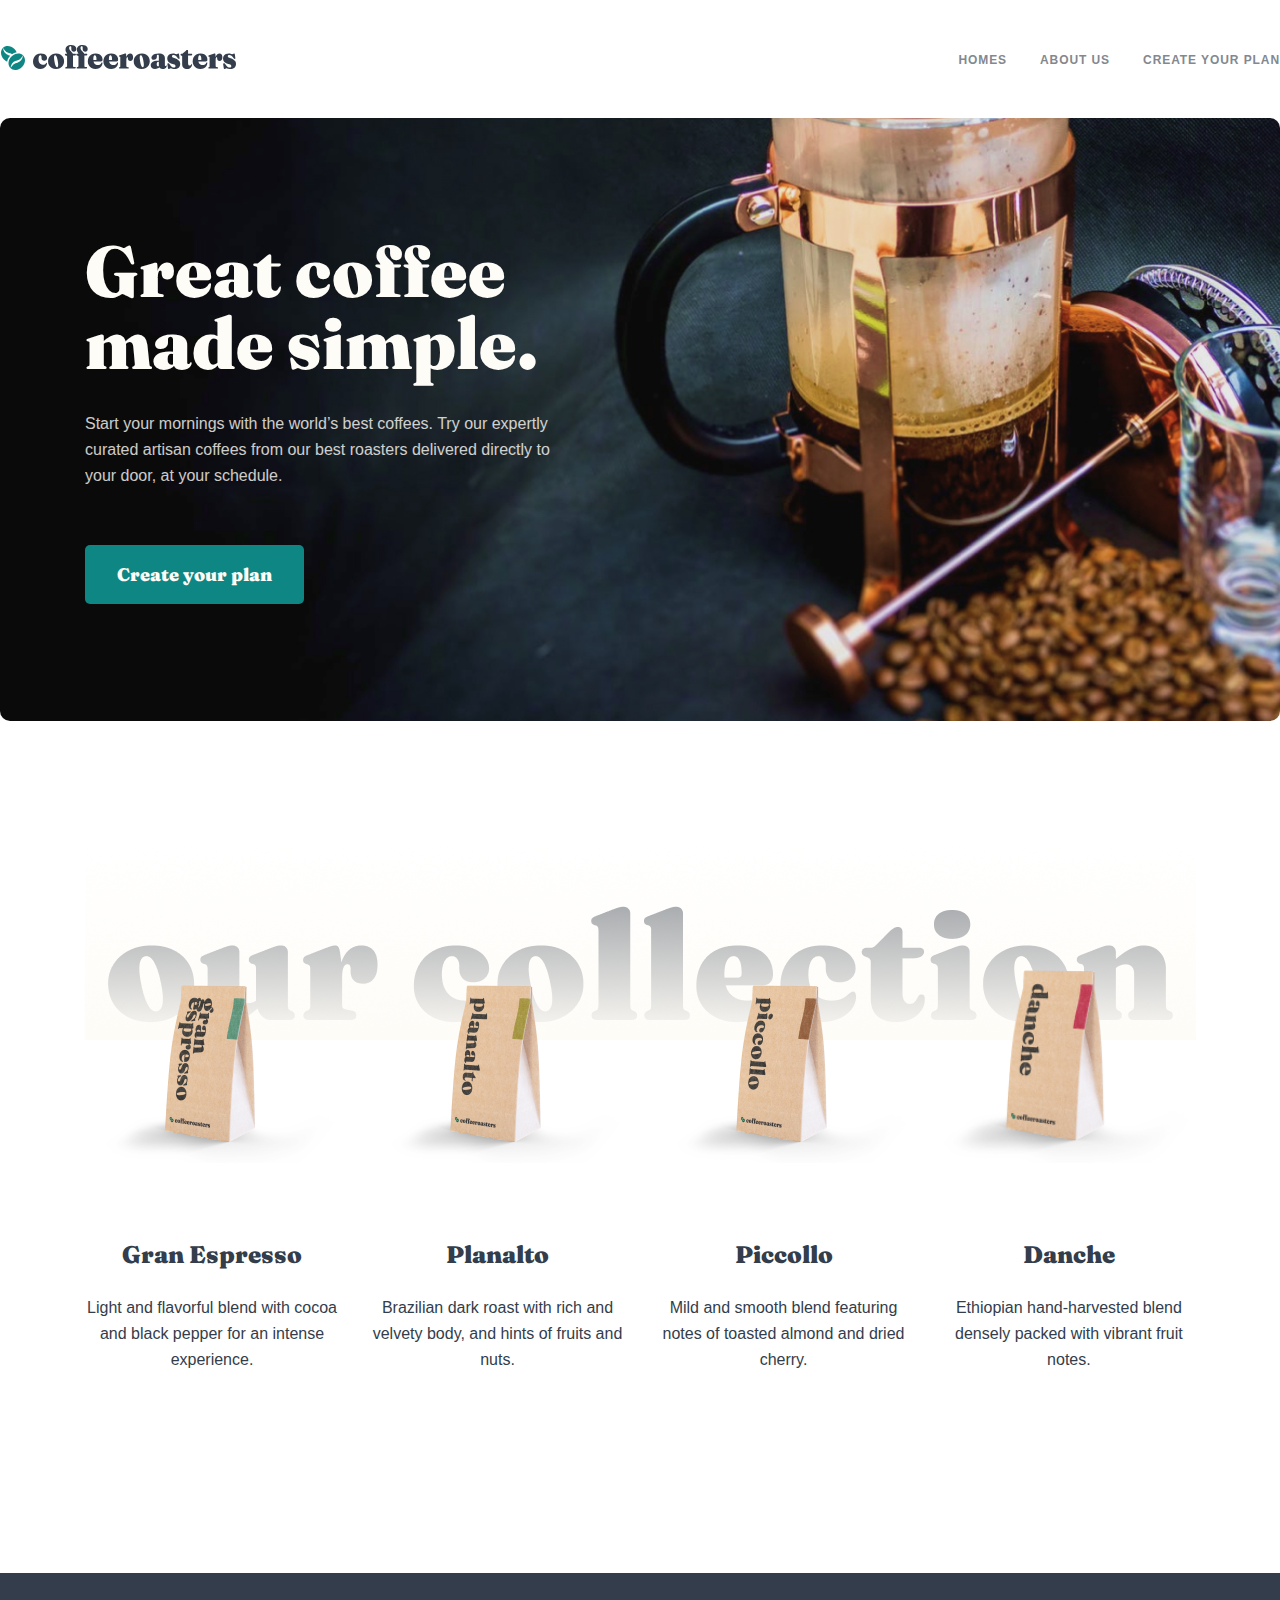
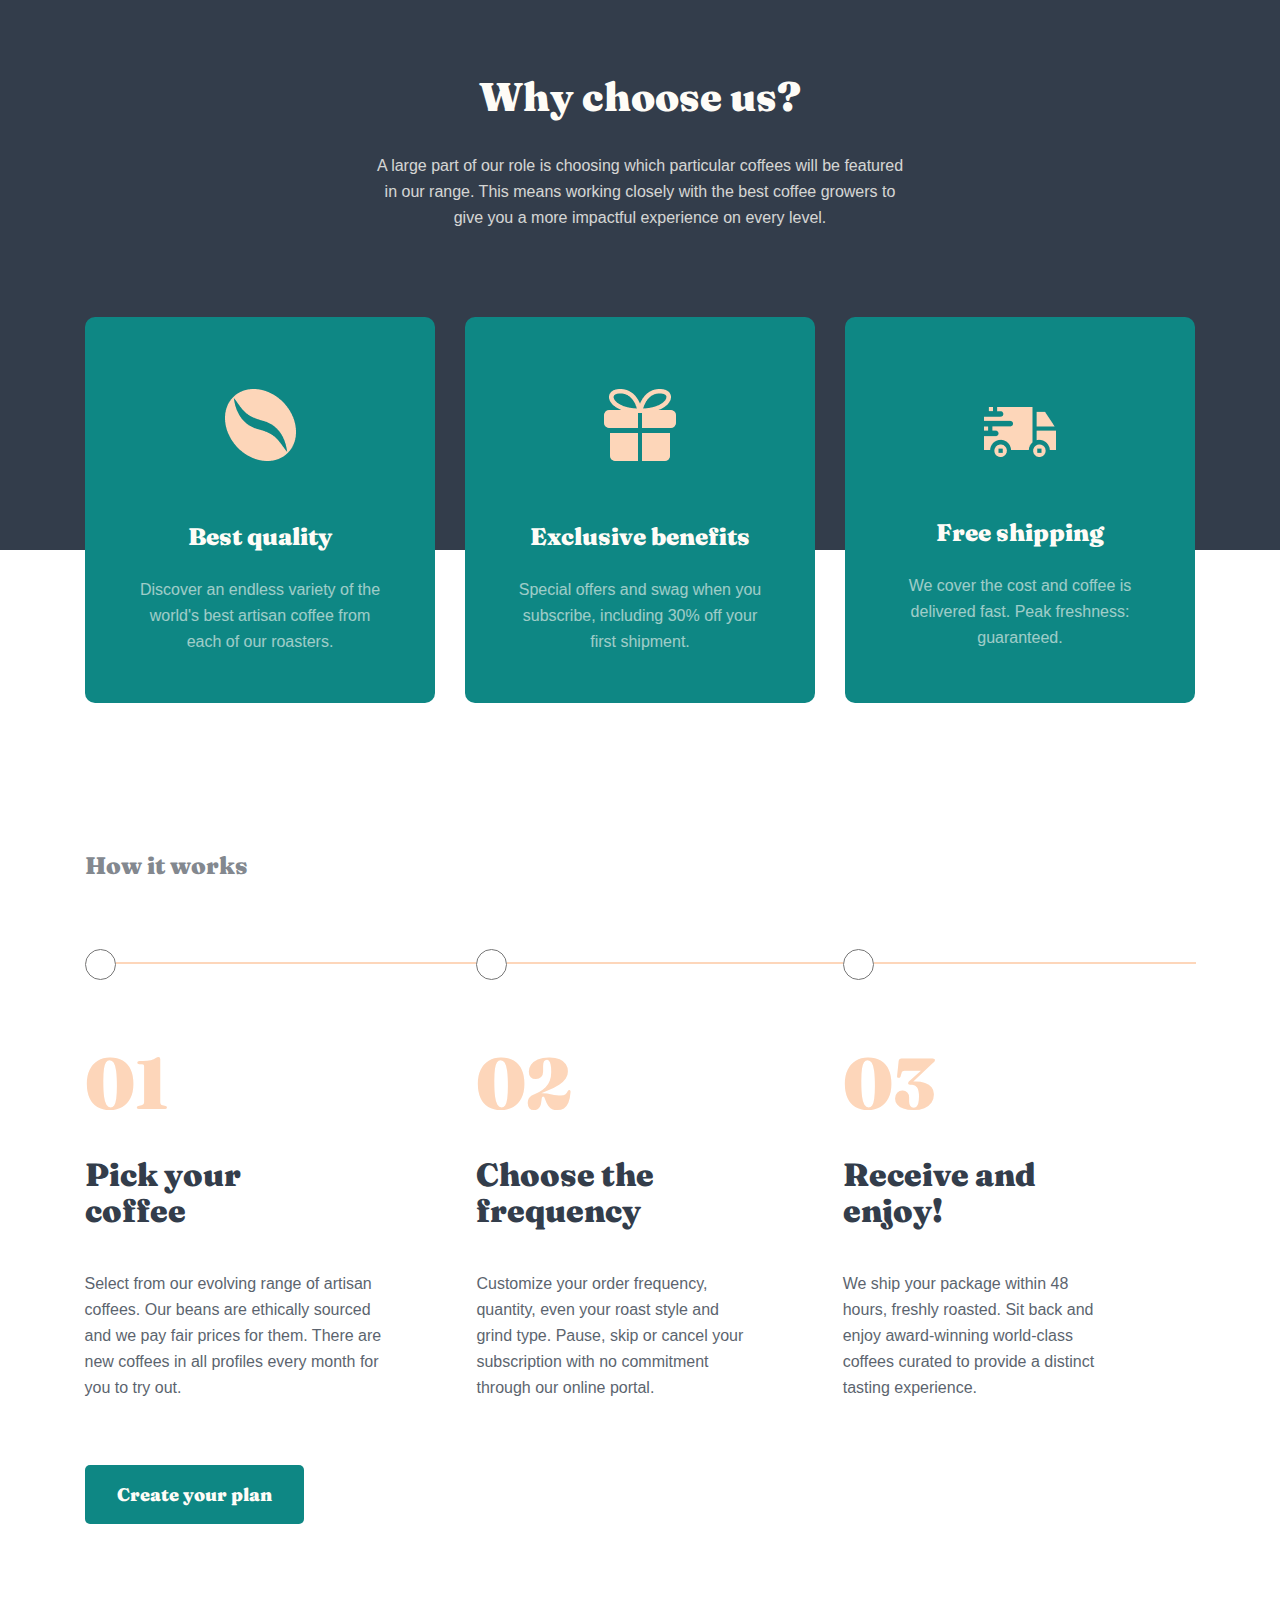
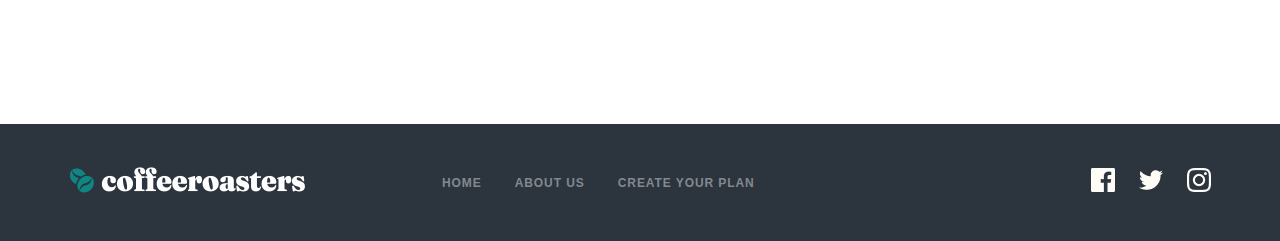
<file: index.html>
<!DOCTYPE html>
<html lang="en">
<head>
    <meta charset="UTF-8">
    <meta name="viewport" content="width=device-width, initial-scale=1.0">
    <link rel="stylesheet" href="css/styles.css">
    <title>Document</title>
</head>
<body>
    <header>
        <nav>
            <div class="container">
                <div class="menu">
                    <a href="./index.html"><img src="./img/icons/coffeeicon.svg" alt="coffeeicon"></a>
                    <ul class="menu__list">
                        <li class="menu__list-li"><a href="./index.html">Homes</a></li>
                        <li class="menu__list-li"><a href="./second.html">About us</a></li>
                        <li class="menu__list-li"><a href="">Create your plan</a></li>
                    </ul>
                </div>
            </div>
        </nav>
        <div class="container">
            <div class="hero">
                <div class="hero__content">
                    <h1>Great coffee
                        made simple.</h1>
                    <p>Start your mornings with the world’s best coffees. Try our expertly curated artisan 
                        coffees from our best roasters delivered directly to your door, at your schedule.</p>
                    <button>Create your plan</button>
                </div>
            </div>
        </div>
    </header>
    <main>
       <div class="container2">
        <section class="collection">
            <div class="collection__cards">
                <div class="collection__cards-card">
                    <img src="./img/kopi1 copy.png" alt="espresso">
                    <h2>Gran Espresso</h2>
                    <p>Light and flavorful blend with cocoa and black pepper for an intense experience.</p>
                </div>
                <div class="collection__cards-card">
                    <img src="./img/kopi2.png" alt="Planalto">
                    <h2>Planalto</h2>
                    <p>Brazilian dark roast with rich and velvety body, and hints of fruits and nuts.</p>
                </div>
                <div class="collection__cards-card">
                    <img src="./img/kopi3 (2).png" alt="picollo">
                    <h2>Piccollo</h2>
                    <p>Mild and smooth blend featuring notes of toasted almond and dried cherry.</p>
                </div>
                <div class="collection__cards-card">
                    <img src="./img/kopi4.png" alt="danche">
                    <h2>Danche</h2>
                    <p>Ethiopian hand-harvested blend densely packed with vibrant fruit notes.</p>
                </div>
                
            </div>
        </section>
       </div>
       <section class="choose">
        <div class="container">
            <div class="choose__text">
                <h2>
                    Why choose us?
                </h2>
                <p>A large part of our role is choosing which particular coffees will be featured 
                    in our range. This means working closely with the best coffee growers to give 
                    you a more impactful experience on every level.</p>
            </div>
            <div class="choose__cards">
                <div class="choose__cards-card">
                    <img src="./img/Shape.png" alt="quality">
                    <h3>Best quality</h3>
                    <p>Discover an endless variety of the world's best artisan coffee from each 
                        of our roasters.</p>
                </div>
                <div class="choose__cards-card">
                    <img src="./img/Combined Shape.png" alt="benefits">
                    <h3>Exclusive benefits</h3>
                    <p>Special offers and swag when you subscribe, including 30% off your first shipment.</p>
                </div>
                <div class="choose__cards-card choose__cards-card3">
                    <img src="./img/Combined Shape (1).png" alt="shipping">
                    <h3>Free shipping</h3>
                    <p>We cover the cost and coffee is delivered fast. Peak freshness: guaranteed.</p>
                </div>
            </div>
        
        </div>
       </section>
       <div class="container2">
        <section class="work">
            <h3>How it works</h3>
            <div class="work__cards">
                <div class="work__cards-card">
                <input type="radio" name="work">
                    <h2>01</h2>
                    <h3>Pick your
                        coffee</h3>
                    <p>Select from our evolving range of artisan coffees.
                         Our beans are ethically sourced and we pay fair prices for them. There are new coffees in
                          all profiles every month for you to try out.</p>
                </div>
                <div class="work__cards-card">
                <input type="radio" name="work">
                    <h2>02</h2>
                    <h3>Choose the frequency</h3>
                    <p>Customize your order frequency, quantity, even your roast style and grind type. Pause, skip or cancel your subscription with no commitment through our online portal.</p>
                </div>
                <div class="work__cards-card">
                <input type="radio" name="work">    
                    <h2>03</h2>
                    <h3>Receive and enjoy!</h3>
                    <p>We ship your package within 48 hours, freshly roasted. Sit back and enjoy award-winning world-class coffees curated to provide a distinct tasting experience.</p>
                </div>
            </div>
            <button>Create your plan</button>
        </section>
       </div>
    </main>
    <footer>
        <div class="menu footer">
            <a href="./index.html"><img src="./img/footer_brand.png" alt="coffeeicon" class="brand"></a>
            <ul class="menu__list">
                <li class="menu__list-li"><a href="./index.html">Home</a></li>
                <li class="menu__list-li"><a href="./second.html">About us</a></li>
                <li class="menu__list-li"><a href="">Create your plan</a></li>
            </ul>
            <div class="icons">
                <a href="#"><img src="./img/facebook.png" alt="facebook"></a>
                <a href="#"><img src="./img/twitter.png" alt="twitter"></a>
                <a href="#"><img src="./img/instagram.png" alt="instagram"></a>
            </div>
        </div>
    </footer>
</body>
</html>
</file>
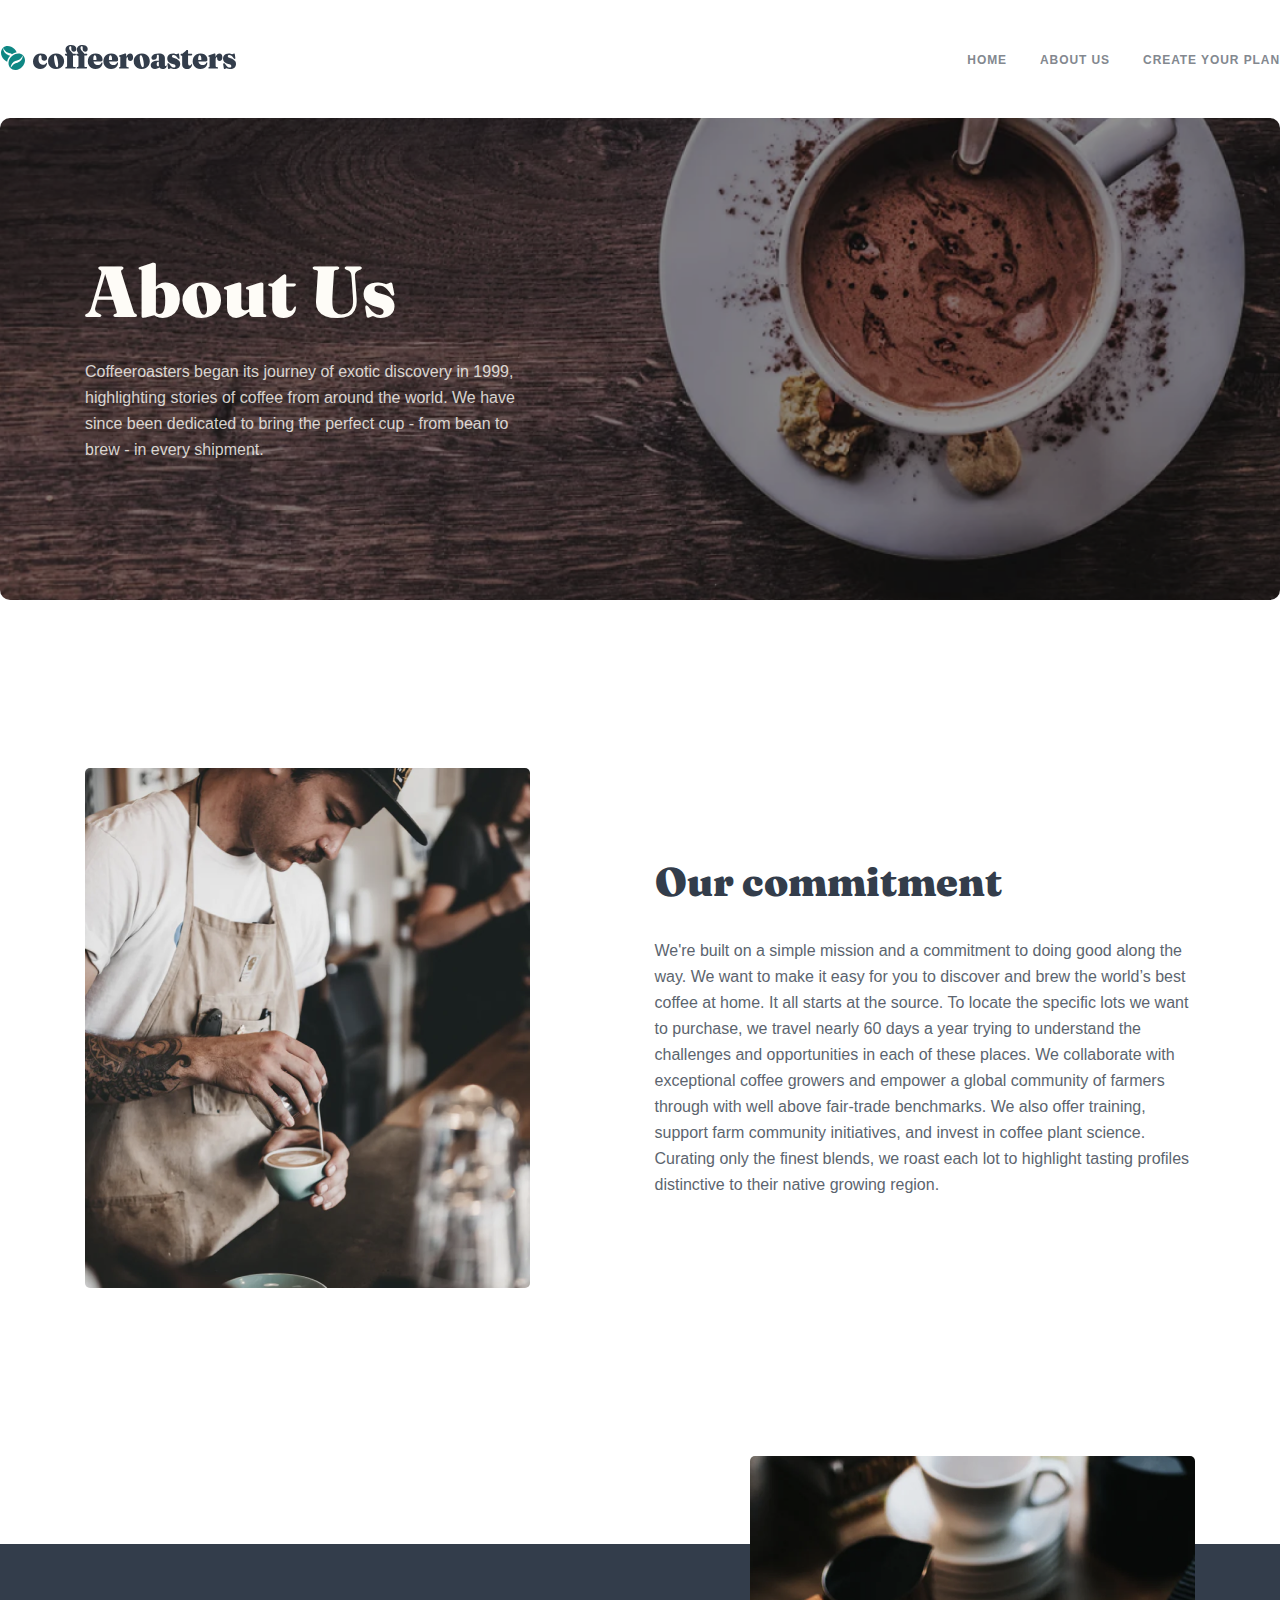
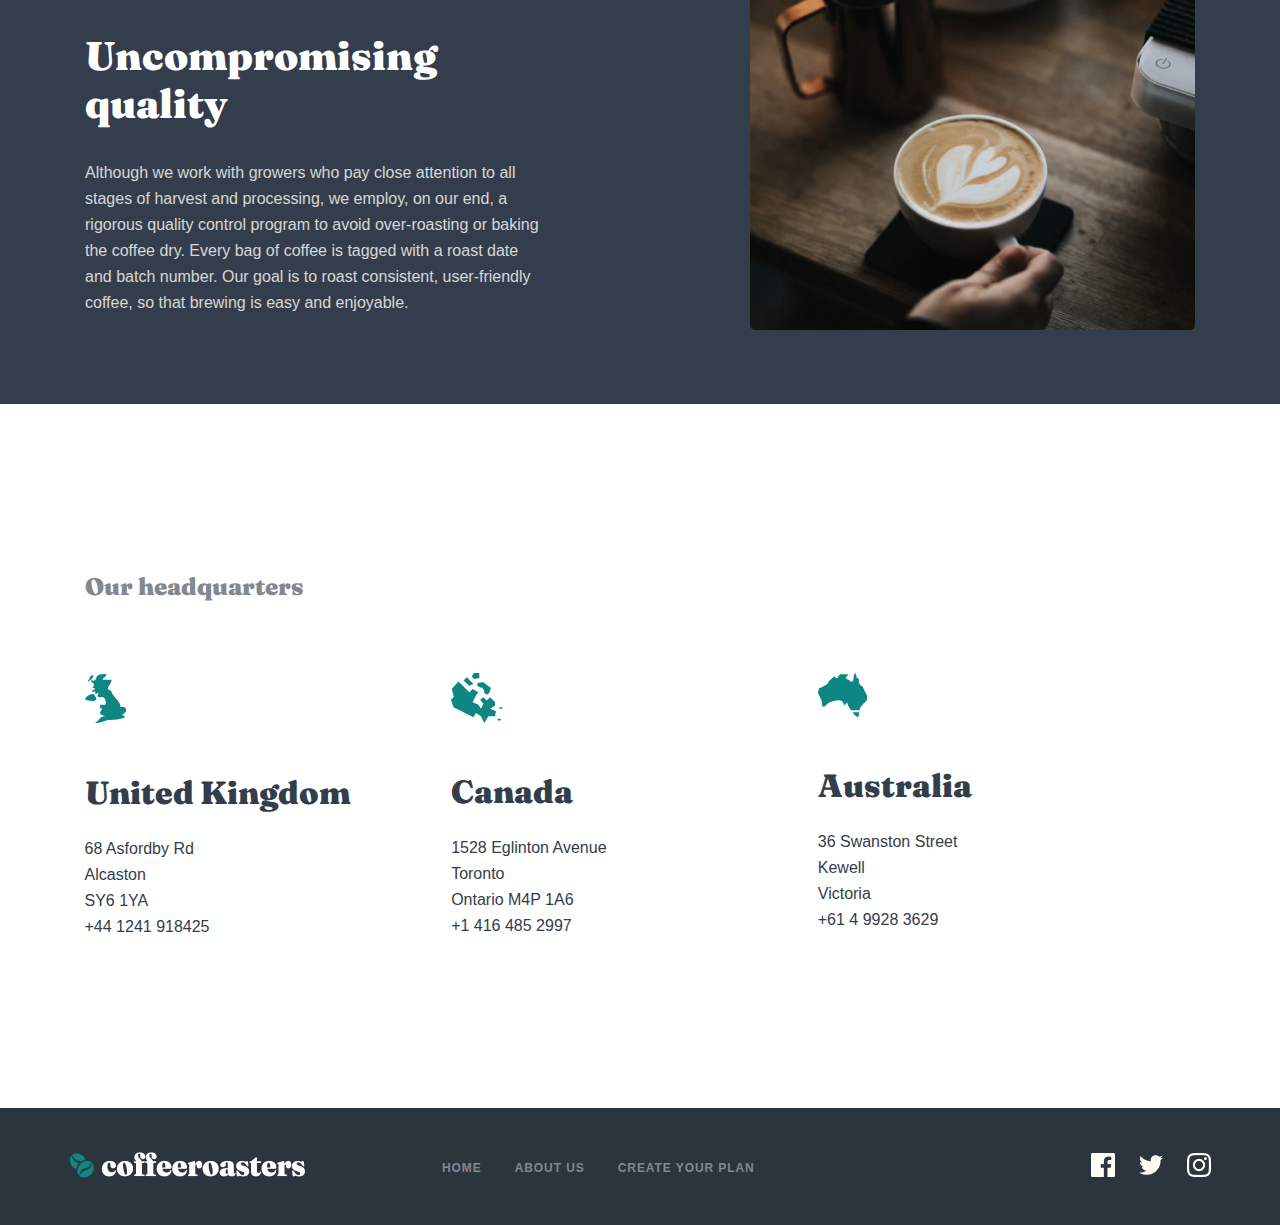
<file: second.html>
<!DOCTYPE html>
<html lang="en">
<head>
    <meta charset="UTF-8">
    <meta name="viewport" content="width=device-width, initial-scale=1.0">
    <link rel="stylesheet" href="css/styles.css">
    <title>Document</title>
</head>
<body>
    <header>
        <nav>
            <div class="container">
                <div class="menu">
                    <a href="./index.html"><img src="./img/icons/coffeeicon.svg" alt="coffeeicon"></a>
                    <ul class="menu__list">
                        <li class="menu__list-li"><a href="./index.html">Home</a></li>
                        <li class="menu__list-li"><a href="./second.html">About us</a></li>
                        <li class="menu__list-li"><a href="">Create your plan</a></li>
                    </ul>
                </div>
            </div>
        </nav>
        <div class="container">
            <div class="hero2">
                <div class="hero2__content">
                    <h1>About Us</h1>
                    <p>Coffeeroasters began its journey of exotic discovery in 1999, highlighting stories of coffee from around the world. We have since been dedicated to bring the perfect cup - from bean to brew - in every shipment.</p>
                </div>
            </div>
        </div>
    </header>
    <main>
        <div class="container2">
            <section class="commitment">
                <img src="./img/commitment.png" alt="commitment">
                <div class="commitment__content">
                    <h2>Our commitment</h2>
                    <p>We're built on a simple mission and a commitment to doing good along the way. We want to make it easy for you to discover and brew the world’s best coffee at home. It all starts at the source. To locate the specific lots we want to purchase, we travel nearly 60 days a year trying to understand the challenges and opportunities in each of these places. We collaborate with exceptional coffee growers and empower a global community of farmers through with well above fair-trade benchmarks. We also offer training, support farm community initiatives, and invest in coffee plant science. Curating only the 
                        finest blends, we roast each lot to highlight tasting profiles distinctive to their native growing region.</p>
                    </div>
            </section>
        </div>
        <div class="container">
            <section class="quality">
                <div class="quality__content">
                    <h2>Uncompromising quality</h2>
                    <p>Although we work with growers who pay close attention to all stages of harvest and processing, we employ, on our end, a rigorous quality control program to avoid over-roasting or baking the coffee dry. Every bag of coffee is tagged with a roast date and batch number. 
                        Our goal is to roast consistent, user-friendly coffee, so that brewing is easy and enjoyable.</p>
                    <img src="./img/quality.png" alt="quality">
                    </div>
            </section>
        </div>
        <div class="container2">
            <section class="quarters">
                <h3>Our headquarters</h3>
                <div class="quarters__box">
                    <div class="quarters__box-card">
                        <img src="./img/icons/uk.svg" alt="uk">
                        <h2>United Kingdom</h2>
                        <ul>
                            <li>68  Asfordby Rd</li>
                            <li>Alcaston</li>
                            <li>SY6 1YA</li>
                            <li>+44 1241 918425</li>
                        </ul>
                    </div> 
                    <div class="quarters__box-card">
                        <img src="./img/icons/canada.svg" alt="canada">
                        <h2>Canada</h2>
                        <ul>
                            <li>1528  Eglinton Avenue</li>
                            <li>Toronto</li>
                            <li>Ontario M4P 1A6</li>
                            <li>+1 416 485 2997</li>
                        </ul>
                    </div> 
                    <div class="quarters__box-card">
                        <img src="./img/icons/australia.svg" alt="australia">
                        <h2>Australia</h2>
                        <ul>
                            <li>36 Swanston Street</li>
                            <li>Kewell</li>
                            <li>Victoria</li>
                            <li>+61 4 9928 3629</li>
                        </ul>
                    </div> 
                </div>
            </section>
        </div>
    </main>
    <footer>
        <div class="menu footer">
            <a href="./index.html"><img src="./img/footer_brand.png" alt="coffeeicon" class="brand"></a>
            <ul class="menu__list">
                <li class="menu__list-li"><a href="./index.html">Home</a></li>
                <li class="menu__list-li"><a href="./second.html">About us</a></li>
                <li class="menu__list-li"><a href="">Create your plan</a></li>
            </ul>
            <div class="icons">
                <a href="#"><img src="./img/facebook.png" alt="facebook"></a>
                <a href="#"><img src="./img/twitter.png" alt="twitter"></a>
                <a href="#"><img src="./img/instagram.png" alt="instagram"></a>
            </div>
        </div>
    </footer>
</body>
</html>
</file>
<file: css/styles.css>
@import url("https://fonts.googleapis.com/css2?family=Fraunces:ital,opsz,wght@0,9..144,900;1,9..144,900&display=swap");
@font-face {
  font-family: "Barlow", sans-serif;
  src: url(/fonts/Barlow);
}
@font-face {
  font-family: "Fraunces", serif;
  src: url(/fonts/Fraunces);
}
button {
  padding: 16px 31px;
  background-color: rgb(14, 135, 132);
  font-family: "Fraunces", serif;
  font-size: 18px;
  font-weight: 900;
  line-height: 25px;
  text-align: center;
  color: rgb(254, 252, 247);
  border-radius: 5px;
  cursor: pointer;
  border: 1px solid transparent;
  transition: 0.5s;
}

button:hover {
  color: rgb(14, 135, 132);
  background-color: rgb(254, 252, 247);
  border: 1px solid rgb(14, 135, 132);
}

* {
  margin: 0;
  padding: 0;
  box-sizing: border-box;
  text-decoration: none;
}

.container {
  max-width: 1280px;
  margin: 0 auto;
}

.container2 {
  max-width: 1111px;
  margin: 0 auto;
}

nav {
  position: sticky;
  top: 0;
  left: 0;
  z-index: 2;
  width: 100%;
  background-color: white;
}

.menu {
  display: flex;
  justify-content: space-between;
  padding: 43.5px 0;
  text-align: center;
}
.menu__list {
  display: flex;
  gap: 33px;
  padding: 6px 0;
}
.menu__list-li {
  list-style: none;
}
.menu__list-li a {
  font-family: "Barlow", sans-serif;
  font-weight: 700;
  font-size: 12px;
  line-height: 15px;
  letter-spacing: 0.92px;
  color: rgb(131, 136, 143);
  text-transform: uppercase;
}

.hero {
  padding: 117px 85px;
  background-image: url(../img/background.jpg);
  background-size: cover;
  background-repeat: no-repeat;
  border-radius: 10px;
}
.hero__content {
  max-width: 493px;
}
.hero__content h1 {
  font-family: "Fraunces", serif;
  color: rgb(254, 252, 247);
  font-weight: 900;
  font-size: 72px;
  line-height: 72px;
}
.hero__content p {
  padding: 32px 0 56px;
  font-family: "Barlow", sans-serif;
  font-weight: 400;
  font-size: 16px;
  line-height: 26px;
  color: rgb(254, 252, 247);
  opacity: 80%;
}

.hero2 {
  padding: 137px 85px;
  background-image: url(../img/background2.png);
  background-position-x: center;
  background-size: cover;
  background-repeat: no-repeat;
  border-radius: 10px;
}
.hero2__content {
  max-width: 445px;
}
.hero2__content h1 {
  font-family: "Fraunces", serif;
  color: rgb(254, 252, 247);
  font-weight: 900;
  font-size: 72px;
  line-height: 72px;
}
.hero2__content p {
  padding: 32px 0 0;
  font-family: "Barlow", sans-serif;
  font-weight: 400;
  font-size: 16px;
  line-height: 26px;
  color: rgb(254, 252, 247);
  opacity: 80%;
}

.collection {
  margin-top: 123px;
  padding-top: 126px;
  background-image: url(../img/collection.png);
  background-repeat: no-repeat;
  background-size: auto;
}
.collection__cards {
  display: flex;
  gap: 30px;
}
.collection__cards-card {
  max-width: 256px;
}
.collection__cards-card img {
  height: 193px;
}
.collection__cards-card h2 {
  margin: 72px 0 24px;
  font-family: "Fraunces", serif;
  color: rgb(51, 61, 75);
  font-size: 24px;
  font-weight: 900;
  line-height: 32px;
  text-align: center;
}
.collection__cards-card p {
  font-family: "Barlow", sans-serif;
  font-size: 16px;
  font-weight: 400;
  line-height: 26px;
  text-align: center;
  color: rgb(51, 61, 75);
}

.choose {
  margin-top: 200px;
  padding-top: 100px;
  height: 577px;
  background-color: rgb(51, 61, 75);
}
.choose__text {
  margin: 0 auto;
  width: 542px;
}
.choose__text h2 {
  margin-bottom: 32px;
  font-family: "Fraunces", serif;
  font-size: 40px;
  font-weight: 900;
  line-height: 48px;
  text-align: center;
  color: rgb(254, 252, 247);
}
.choose__text p {
  opacity: 80%;
  color: rgb(254, 252, 247);
  font-family: "Barlow", sans-serif;
  font-size: 16px;
  font-weight: 400;
  line-height: 26px;
  text-align: center;
}
.choose__cards {
  margin: 86px 85px 0;
  display: flex;
  gap: 30px;
}
.choose__cards-card {
  text-align: center;
  padding: 72px 47px 48px;
  width: 350px;
  border-radius: 10px;
  background-color: rgb(14, 135, 132);
}
.choose__cards-card h3 {
  margin: 56px 0 24px;
  font-family: "Fraunces", serif;
  font-size: 24px;
  font-weight: 900;
  line-height: 32px;
  color: rgb(254, 252, 247);
}
.choose__cards-card p {
  font-family: "Barlow", sans-serif;
  font-size: 16px;
  font-weight: 400;
  line-height: 26px;
  color: rgb(254, 252, 247);
  opacity: 60%;
}
.choose__cards-card3 {
  padding-top: 90px;
}

.work {
  padding: 300px 0 200px;
}
.work > h3 {
  margin-bottom: 80px;
  font-family: "Fraunces", serif;
  font-size: 24px;
  font-weight: 900;
  line-height: 32px;
  color: rgb(131, 136, 143);
}
.work .work__cards {
  display: flex;
  margin-bottom: 64px;
}
.work .work__cards-card {
  position: relative;
  border-top: 2px solid rgb(253, 214, 186);
  padding-right: 95px;
}
.work .work__cards-card h2 {
  padding: 82.5px 0 38px;
  font-family: "Fraunces", serif;
  font-size: 72px;
  font-weight: 900;
  line-height: 72px;
  color: rgb(253, 214, 186);
}
.work .work__cards-card h3 {
  width: 255px;
  font-family: "Fraunces", serif;
  font-size: 32px;
  font-weight: 900;
  line-height: 36px;
  color: rgb(51, 61, 75);
}
.work .work__cards-card p {
  padding-top: 42px;
  width: 100%;
  font-family: "Barlow", sans-serif;
  font-size: 16px;
  font-weight: 400;
  line-height: 26px;
  color: rgb(51, 61, 75);
  opacity: 80%;
}
.work .work__cards-card input[type=radio] {
  position: absolute;
  top: -15.5px;
  width: 31px;
  height: 31px;
  border-radius: 50%;
  color: red;
  border: 2px solid red;
}

.commitment {
  padding: 168px 0 0;
  display: flex;
  align-items: center;
  gap: 125px;
}
.commitment img {
  border-radius: 5px;
}
.commitment__content h2 {
  font-family: "Fraunces", serif;
  font-size: 40px;
  font-weight: 900;
  line-height: 48px;
  color: rgb(51, 61, 75);
  padding-bottom: 32px;
}
.commitment__content p {
  max-width: 540px;
  opacity: 80%;
  font-family: "Barlow", sans-serif;
  font-size: 16px;
  font-weight: 400;
  line-height: 26px;
  color: rgb(51, 61, 75);
}

.quality {
  margin-top: 256px;
  background-color: rgb(51, 61, 75);
  position: relative;
  display: flex;
  gap: 125px;
}
.quality__content {
  width: 540px;
  max-width: 540px;
  padding: 88px 0 88px 85px;
}
.quality__content h2 {
  padding-bottom: 32px;
  color: white;
  font-family: "Fraunces", serif;
  font-size: 40px;
  font-weight: 900;
  line-height: 48px;
}
.quality__content p {
  opacity: 80%;
  color: rgb(254, 252, 247);
  font-family: "Barlow", sans-serif;
  font-size: 16px;
  font-weight: 400;
  line-height: 26px;
}
.quality img {
  position: absolute;
  top: -88px;
  right: 85px;
  border-radius: 5px;
}

.quarters {
  margin: 168px 0;
}
.quarters h3 {
  color: rgb(131, 136, 143);
  font-family: "Fraunces", serif;
  font-weight: 900;
  font-size: 24px;
  margin-bottom: 72px;
}
.quarters__box {
  display: flex;
}
.quarters__box-card {
  width: 33%;
}
.quarters__box-card img {
  padding-bottom: 45px;
}
.quarters__box-card h2 {
  color: rgb(51, 61, 75);
  font-family: "Fraunces", serif;
  font-size: 32px;
  font-weight: 900;
  padding-bottom: 24px;
}
.quarters__box-card li {
  list-style-type: none;
  font-family: "Barlow", sans-serif;
  font-weight: 400;
  line-height: 26px;
  color: rgb(51, 61, 75);
}

.footer {
  justify-content: space-around;
  background: rgb(44, 52, 62);
}
.footer .brand {
  width: 236px;
}
.footer .menu__list {
  width: 40%;
}
.footer .icons {
  display: flex;
  align-items: center;
  -moz-column-gap: 24px;
       column-gap: 24px;
}
.footer .icons img {
  width: 24px;
}/*# sourceMappingURL=styles.css.map */
</file>
